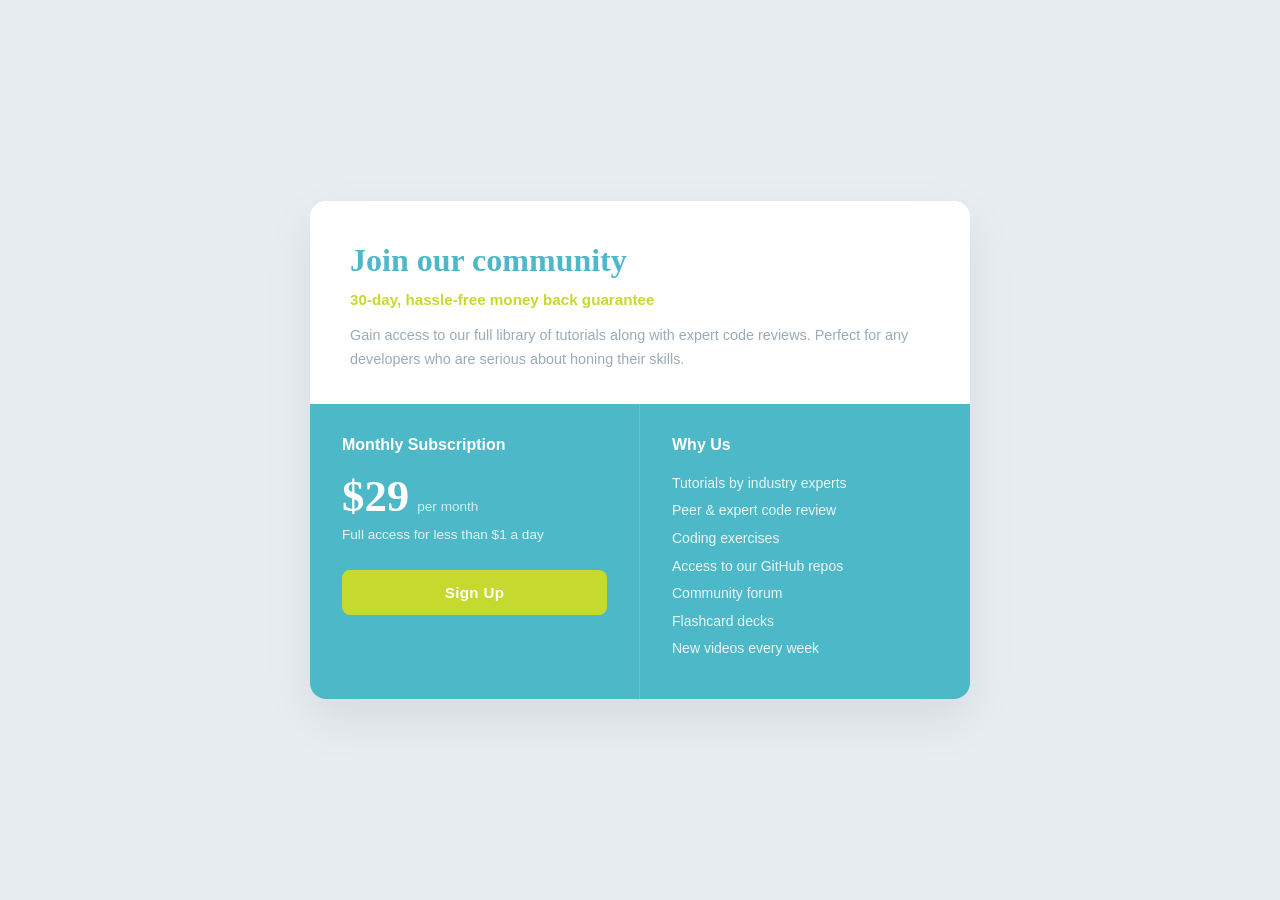
<file: index.html>
<!DOCTYPE html>
<html lang="en">
<head>
  <meta charset="UTF-8" />
  <meta name="viewport" content="width=device-width, initial-scale=1.0"/>
  <title>Join Our Community</title>
  <link rel="stylesheet" href="style.css">
</head>
<body>

  <div class="card">
    <!-- Header -->
    <div class="card__header">
      <h1 class="card__title">Join our community</h1>
      <p class="card__guarantee">30-day, hassle-free money back guarantee</p>
      <p class="card__description">
        Gain access to our full library of tutorials along with expert code reviews.
        Perfect for any developers who are serious about honing their skills.
      </p>
    </div>

    <!-- Body -->
    <div class="card__body">
      <!-- Pricing column -->
      <div class="card__pricing">
        <p class="section-title">Monthly Subscription</p>
        <div class="price-row">
          <span class="price-amount">$29</span>
          <span class="price-period">per month</span>
        </div>
        <p class="price-note">Full access for less than $1 a day</p>
        <button class="btn-signup" onclick="window.location.href='signup.html'">
    Sign Up
</button>
      </div>

      <!-- Why Us column -->
      <div class="card__why">
        <p class="section-title">Why Us</p>
        <ul class="features-list">
          <li>Tutorials by industry experts</li>
          <li>Peer &amp; expert code review</li>
          <li>Coding exercises</li>
          <li>Access to our GitHub repos</li>
          <li>Community forum</li>
          <li>Flashcard decks</li>
          <li>New videos every week</li>
        </ul>
      </div>
    </div>
  </div>

  <script src="script.js"></script>

</body>
</html>
</file>
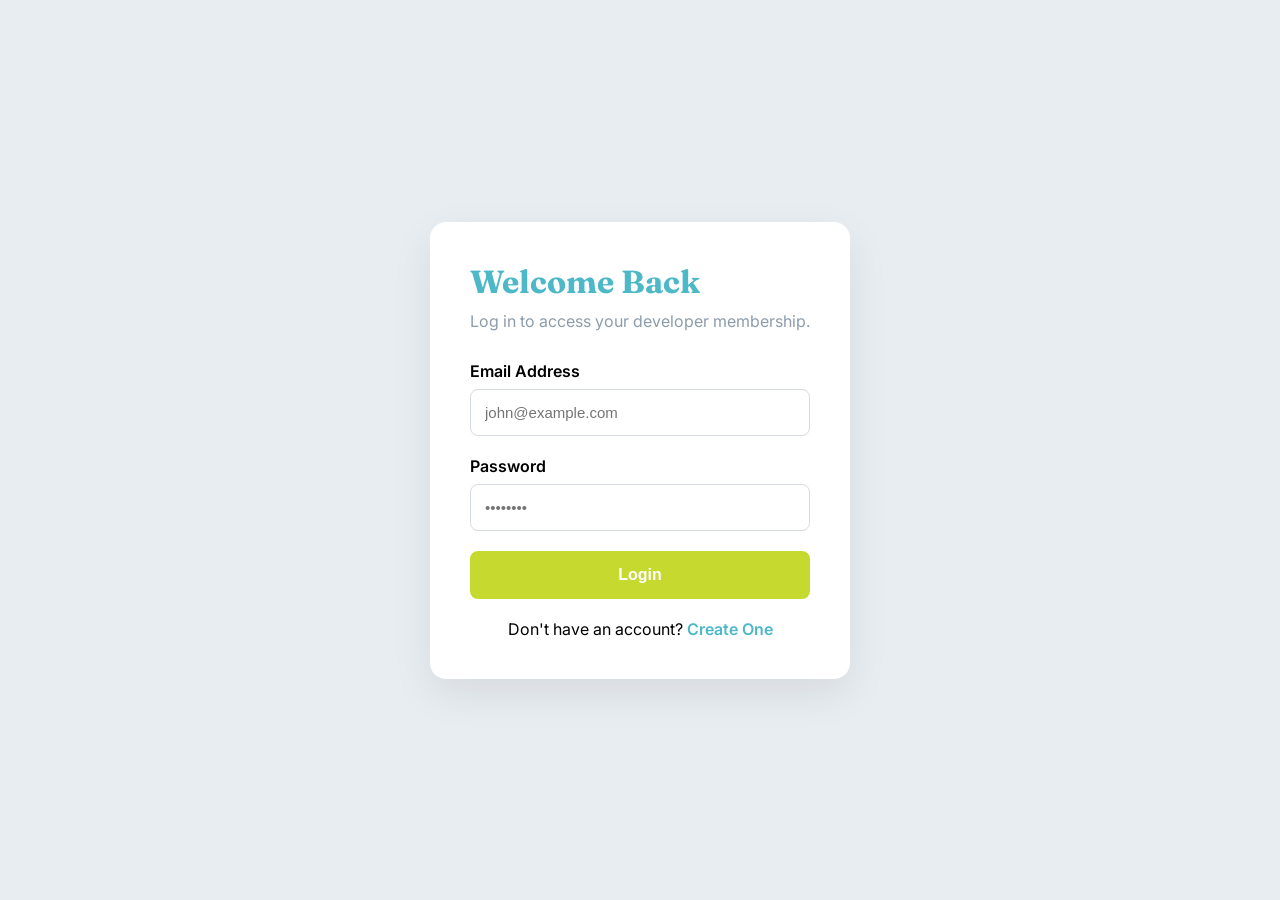
<file: login.html>
<!DOCTYPE html>
<html lang="en">
<head>
    <meta charset="UTF-8">
    <meta name="viewport" content="width=device-width, initial-scale=1.0">
    <title>Login</title>

    <link href="https://fonts.googleapis.com/css2?family=Fraunces:wght@700&family=Inter:wght@400;500;600;700&display=swap" rel="stylesheet">

    <link rel="stylesheet" href="login.css">
</head>
<body>

<div class="login-container">

    <div class="login-card">

        <h1>Welcome Back</h1>

        <p class="subtitle">
            Log in to access your developer membership.
        </p>

        <form id="loginForm">

            <div class="input-group">
                <label>Email Address</label>
                <input type="email"
                       placeholder="john@example.com"
                       required>
            </div>

            <div class="input-group">
                <label>Password</label>
                <input type="password"
                       placeholder="••••••••"
                       required>
            </div>

            <button type="submit" class="login-btn">
                Login
            </button>

        </form>

        <p class="signup-link">
            Don't have an account?
            <a href="signup.html">Create One</a>
        </p>

    </div>

</div>

<script src="login.js"></script>

</body>
</html>
</file>
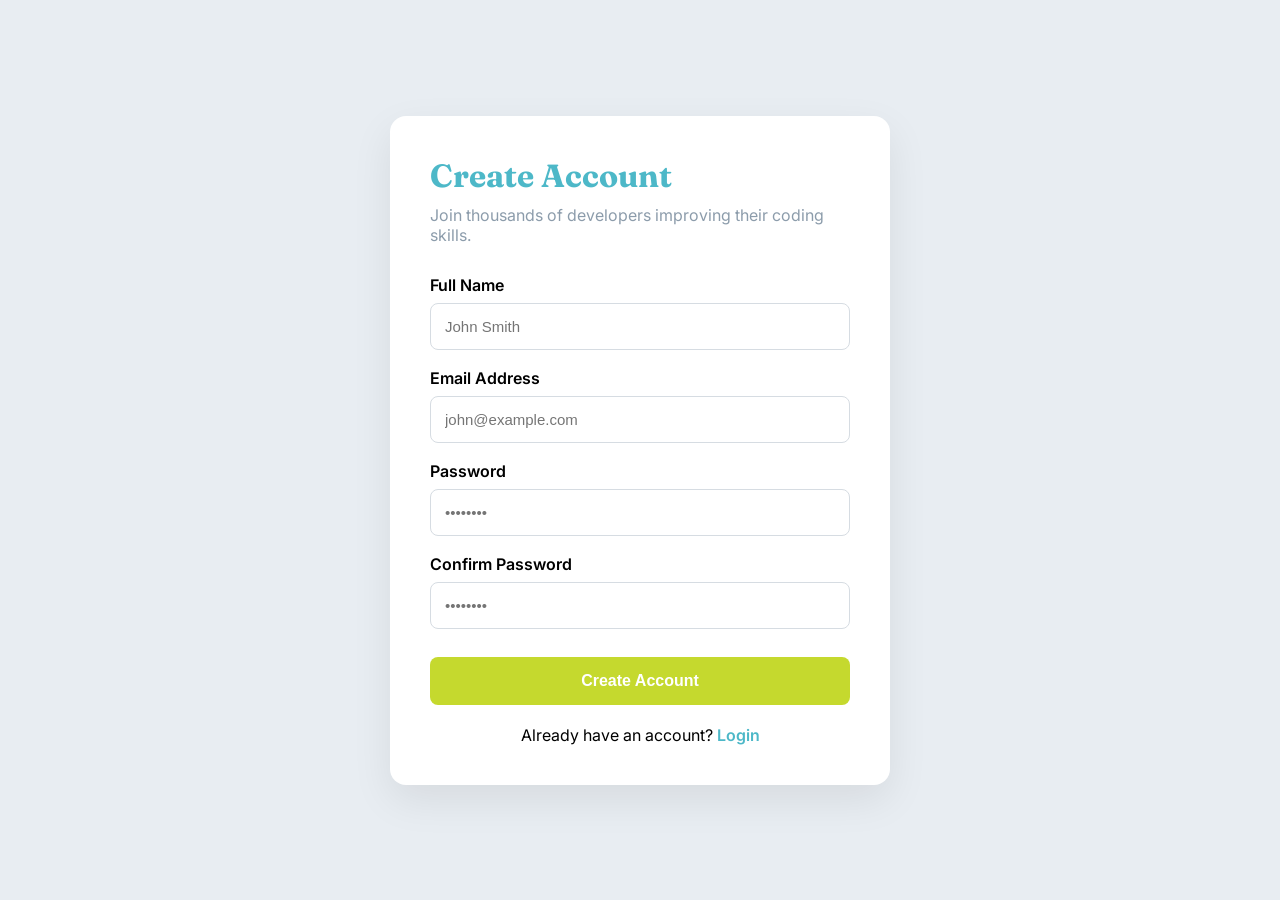
<file: signup.html>
<!DOCTYPE html>
<html lang="en">
<head>
    <meta charset="UTF-8">
    <meta name="viewport" content="width=device-width, initial-scale=1.0">
    <title>Create Account</title>

    <link href="https://fonts.googleapis.com/css2?family=Fraunces:wght@700&family=Inter:wght@400;500;600;700&display=swap" rel="stylesheet">

    <link rel="stylesheet" href="signup.css">
</head>
<body>

<div class="signup-container">

    <div class="signup-card">

        <h1>Create Account</h1>

        <p class="subtitle">
            Join thousands of developers improving their coding skills.
        </p>

        <form id="signupForm">

            <div class="input-group">
                <label>Full Name</label>
                <input type="text" placeholder="John Smith" required>
            </div>

            <div class="input-group">
                <label>Email Address</label>
                <input type="email" placeholder="john@example.com" required>
            </div>

            <div class="input-group">
                <label>Password</label>
                <input type="password" placeholder="••••••••" required>
            </div>

            <div class="input-group">
                <label>Confirm Password</label>
                <input type="password" placeholder="••••••••" required>
            </div>

            <button type="submit" class="signup-btn">
                Create Account
            </button>

        </form>

        <p class="login-link">
            Already have an account?
            <a href="login.html">Login</a>
        </p>

    </div>

</div>

<script src="signup.js"></script>

</body>
</html>
</file>
<file: style.css>
@font-face {
    font-family: "Figtree";
    src: url("assets/fonts/Figtree-VariableFont_wght.ttf");
}

body {
    font-family: "Figtree", sans-serif;
}
*, *::before, *::after { box-sizing: border-box; margin: 0; padding: 0; }

    body {
      min-height: 100vh;
      background-color: #e8edf2;
      display: flex;
      align-items: center;
      justify-content: center;
      font-family: 'Inter', sans-serif;
      padding: 2rem;
    }

    .card {
      background: #fff;
      border-radius: 16px;
      overflow: hidden;
      max-width: 660px;
      width: 100%;
      box-shadow: 0 20px 50px rgba(0,0,0,0.08);
    }

    /* Top white section */
    .card__header {
      padding: 2.5rem 2.5rem 2rem;
    }

    .card__title {
      font-family: 'Fraunces', serif;
      font-size: 2rem;
      color: #4db8c8;
      margin-bottom: 0.75rem;
      line-height: 1.2;
    }

    .card__guarantee {
      font-size: 0.95rem;
      font-weight: 700;
      color: #c5d92e;
      margin-bottom: 1rem;
    }

    .card__description {
      font-size: 0.9rem;
      color: #9aacb8;
      line-height: 1.65;
    }

    /* Bottom teal section */
    .card__body {
      background: #4db8c8;
      display: grid;
      grid-template-columns: 1fr 1fr;
    }

    .card__pricing {
      padding: 2rem 2rem 2.5rem;
      border-right: 1px solid rgba(255,255,255,0.15);
    }

    .card__why {
      padding: 2rem 2rem 2.5rem;
    }

    .section-title {
      font-size: 1rem;
      font-weight: 700;
      color: #fff;
      margin-bottom: 1.25rem;
    }

    .price-row {
      display: flex;
      align-items: baseline;
      gap: 0.5rem;
      margin-bottom: 0.5rem;
    }

    .price-amount {
      font-family: 'Fraunces', serif;
      font-size: 2.8rem;
      font-weight: 700;
      color: #fff;
      line-height: 1;
    }

    .price-period {
      font-size: 0.85rem;
      color: rgba(255,255,255,0.75);
    }

    .price-note {
      font-size: 0.85rem;
      color: rgba(255,255,255,0.85);
      margin-bottom: 1.75rem;
    }

    .btn-signup {
      display: block;
      width: 100%;
      padding: 0.9rem 1rem;
      background: #c5d92e;
      color: #fff;
      font-family: 'Inter', sans-serif;
      font-size: 0.95rem;
      font-weight: 700;
      border: none;
      border-radius: 8px;
      cursor: pointer;
      letter-spacing: 0.02em;
      transition: background 0.2s, transform 0.15s;
    }

    .btn-signup:hover {
      background: #b5c926;
      transform: translateY(-1px);
    }

    .btn-signup:active {
      transform: translateY(0);
    }

    .features-list {
      list-style: none;
      display: flex;
      flex-direction: column;
      gap: 0.5rem;
    }

    .features-list li {
      font-size: 0.875rem;
      color: rgba(255,255,255,0.88);
      line-height: 1.4;
    }

    /* Mobile layout */
    @media (max-width: 500px) {
      .card__header {
        padding: 2rem 1.5rem 1.5rem;
      }

      .card__title {
        font-size: 1.6rem;
      }

      .card__body {
        grid-template-columns: 1fr;
      }

      .card__pricing {
        border-right: none;
        border-bottom: 1px solid rgba(255,255,255,0.15);
        padding: 1.75rem 1.5rem;
      }

      .card__why {
        padding: 1.75rem 1.5rem 2rem;
      }
    }
</file>
<file: login.css>
*{
    margin:0;
    padding:0;
    box-sizing:border-box;
}

body{
    font-family:'Inter',sans-serif;
    background:#e8edf2;

    min-height:100vh;

    display:flex;
    justify-content:center;
    align-items:center;

    padding:20px;
}

.login-card{
    width:100%;
    max-width:450px;

    background:white;

    padding:40px;

    border-radius:16px;

    box-shadow:0 15px 40px rgba(0,0,0,0.08);
}

.login-card h1{
    font-family:'Fraunces',serif;
    color:#4db8c8;
    margin-bottom:10px;
}

.subtitle{
    color:#8c9cab;
    margin-bottom:30px;
}

.input-group{
    margin-bottom:20px;
}

.input-group label{
    display:block;
    margin-bottom:8px;
    font-weight:600;
}

.input-group input{
    width:100%;
    padding:14px;

    border:1px solid #d6dce2;
    border-radius:8px;

    font-size:15px;
}

.input-group input:focus{
    outline:none;
    border-color:#4db8c8;
}

.login-btn{
    width:100%;

    border:none;

    padding:15px;

    background:#c5d92e;
    color:white;

    font-size:16px;
    font-weight:700;

    border-radius:8px;

    cursor:pointer;
}

.login-btn:hover{
    background:#b5c926;
}

.signup-link{
    margin-top:20px;
    text-align:center;
}

.signup-link a{
    color:#4db8c8;
    text-decoration:none;
    font-weight:600;
}
</file>
<file: signup.css>
*{
    margin:0;
    padding:0;
    box-sizing:border-box;
}

body{
    font-family:'Inter',sans-serif;
    background:#e8edf2;

    display:flex;
    justify-content:center;
    align-items:center;

    min-height:100vh;
    padding:20px;
}

.signup-card{
    width:100%;
    max-width:500px;

    background:white;
    padding:40px;

    border-radius:16px;

    box-shadow:0 15px 40px rgba(0,0,0,0.08);
}

.signup-card h1{
    font-family:'Fraunces',serif;
    color:#4db8c8;
    margin-bottom:10px;
}

.subtitle{
    color:#8c9cab;
    margin-bottom:30px;
}

.input-group{
    margin-bottom:18px;
}

.input-group label{
    display:block;
    margin-bottom:8px;
    font-weight:600;
}

.input-group input{
    width:100%;
    padding:14px;

    border:1px solid #d6dce2;
    border-radius:8px;

    font-size:15px;
}

.input-group input:focus{
    outline:none;
    border-color:#4db8c8;
}

.signup-btn{
    width:100%;
    border:none;

    padding:15px;

    background:#c5d92e;
    color:white;

    font-size:16px;
    font-weight:700;

    border-radius:8px;

    cursor:pointer;

    margin-top:10px;
}

.signup-btn:hover{
    background:#b5c926;
}

.login-link{
    margin-top:20px;
    text-align:center;
}

.login-link a{
    color:#4db8c8;
    text-decoration:none;
    font-weight:600;
}
</file>
